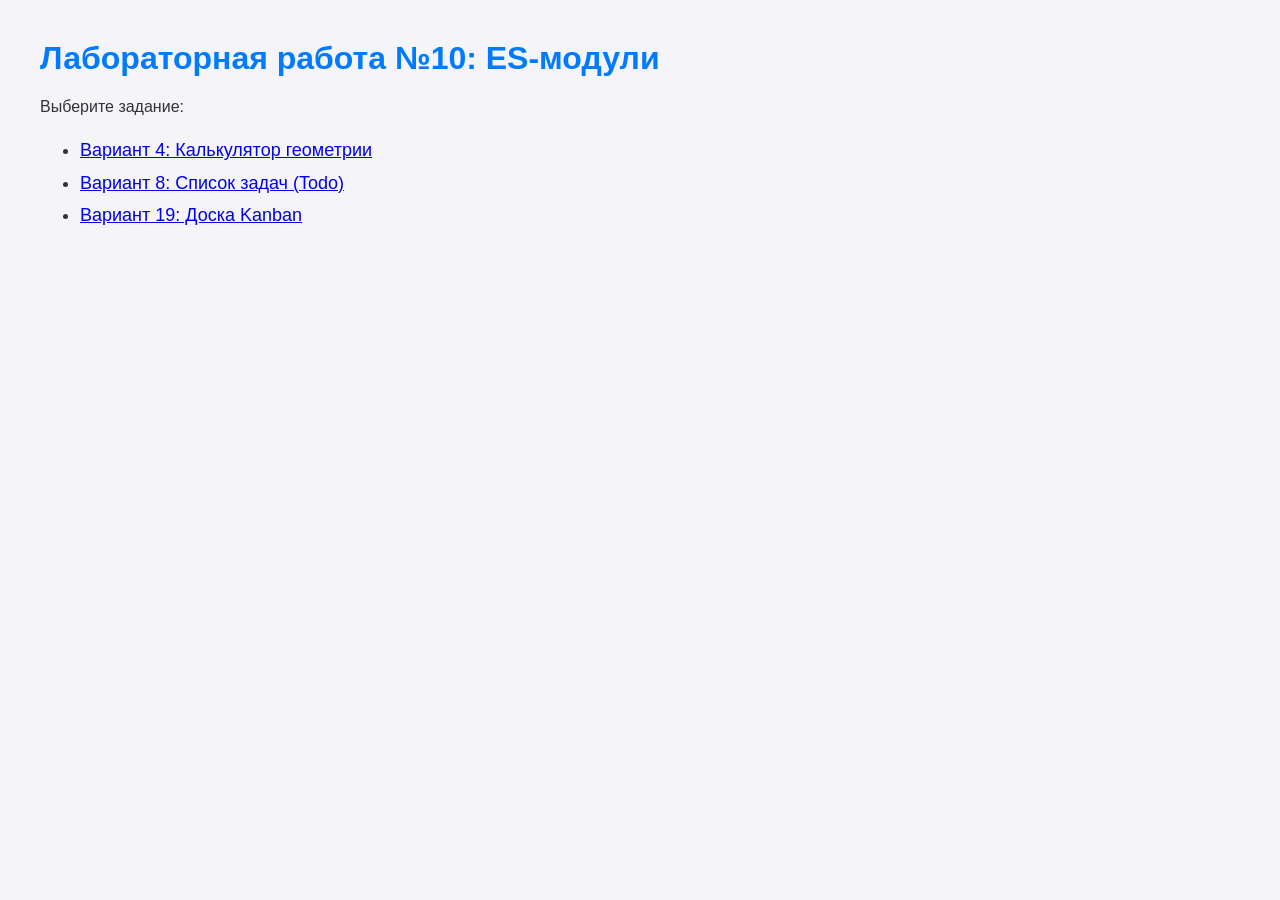
<file: Lab10/index.html>
<!DOCTYPE html>
<html lang="ru">
<head>
    <meta charset="UTF-8">
    <title>Лабораторная работа №10 - Все задания</title>
    <link rel="stylesheet" href="style.css">
</head>
<body>
    <h1>Лабораторная работа №10: ES-модули</h1>
    <p>Выберите задание:</p>
    <ul>
        <li><a href="./task4/index.html">Вариант 4: Калькулятор геометрии</a></li>
        <li><a href="./task8/index.html">Вариант 8: Список задач (Todo)</a></li>
        <li><a href="./task19/index.html">Вариант 19: Доска Kanban</a></li>
    </ul>
</body>
</html>
</file>
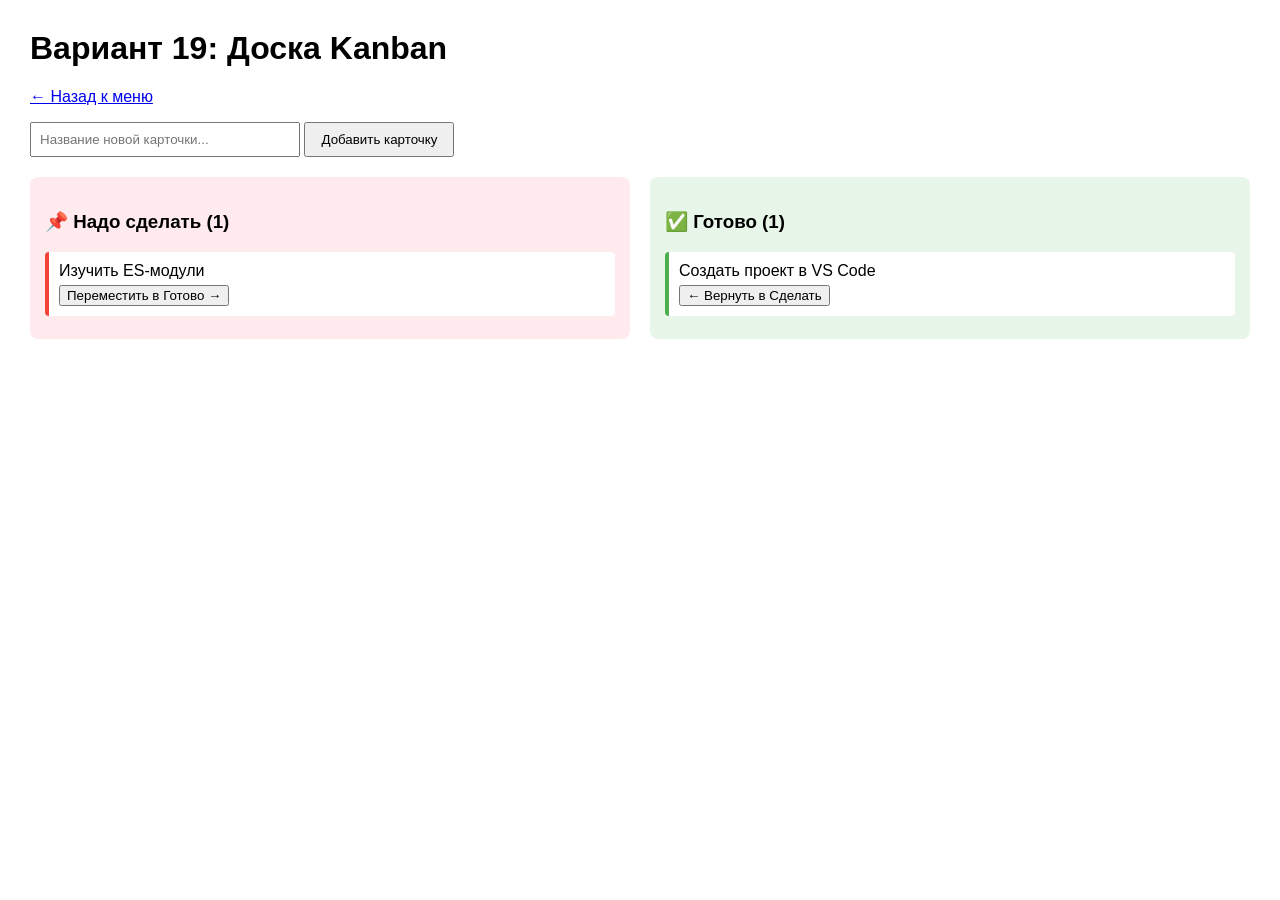
<file: Lab10/task19/index.html>
<!DOCTYPE html>
<html lang="ru">
<head>
    <meta charset="UTF-8">
    <title>Вариант 19 — Доска Kanban</title>
</head>
<body style="font-family: Arial, sans-serif; margin: 30px;">
    <h1>Вариант 19: Доска Kanban</h1>
    <p><a href="../index.html">← Назад к меню</a></p>

    <div style="margin-bottom: 20px;">
        <input id="card-input" type="text" placeholder="Название новой карточки..." style="padding: 8px; width: 250px;">
        <button id="add-card" style="padding: 8px 15px; cursor: pointer;">Добавить карточку</button>
    </div>

    <div id="board"></div>

    <script type="module" src="main.js"></script>
</body>
</html>
</file>
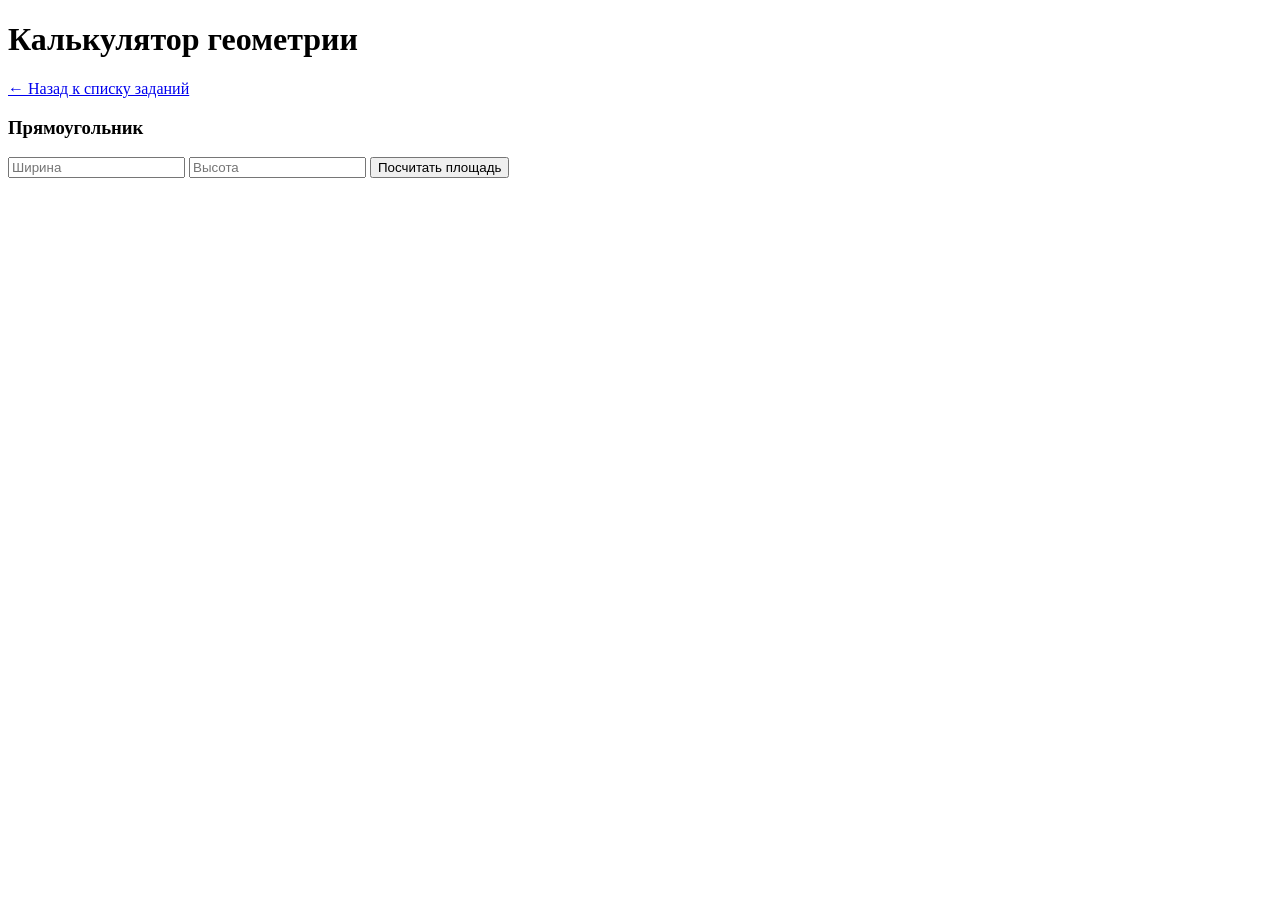
<file: Lab10/task4/index.html>
<!DOCTYPE html>
<html lang="ru">
<head>
    <meta charset="UTF-8">
    <title>Вариант 4 - Калькулятор геометрии</title>
</head>
<body>
    <h1>Калькулятор геометрии</h1>
    <p><a href="../index.html">← Назад к списку заданий</a></p>

    <h3>Прямоугольник</h3>
    <input id="w" type="number" placeholder="Ширина">
    <input id="h" type="number" placeholder="Высота">
    <button id="btn-rect">Посчитать площадь</button>

    <p id="result" style="font-weight: bold; color: green;"></p>

    <script type="module" src="main.js"></script>
</body>
</html>
</file>
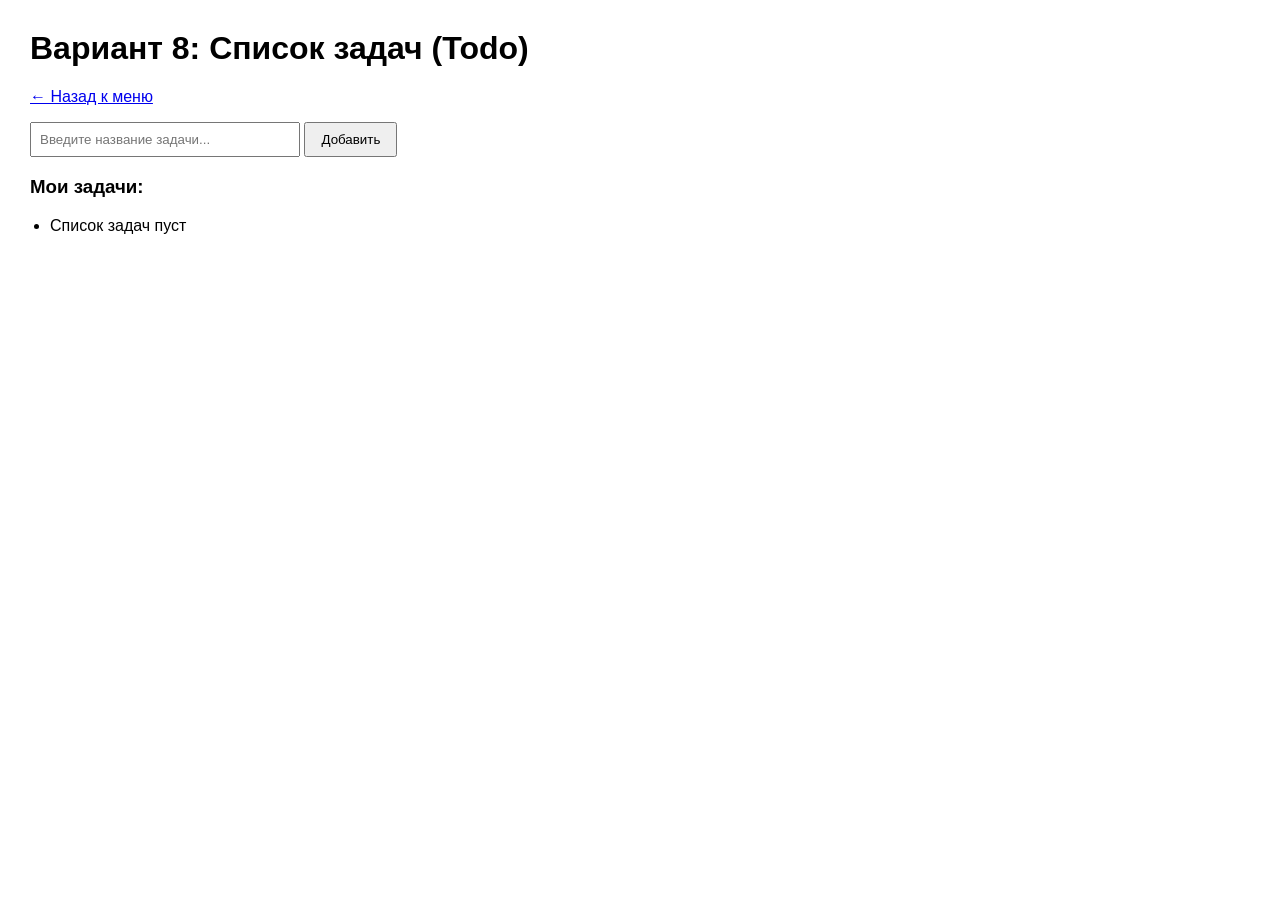
<file: Lab10/task8/index.html>
<!DOCTYPE html>
<html lang="ru">
<head>
    <meta charset="UTF-8">
    <title>Вариант 8 — Список задач</title>
</head>
<body style="font-family: Arial, sans-serif; margin: 30px;">
    <h1>Вариант 8: Список задач (Todo)</h1>
    <p><a href="../index.html">← Назад к меню</a></p>

    <div>
        <input id="task-input" type="text" placeholder="Введите название задачи..." style="padding: 8px; width: 250px;">
        <button id="add-btn" style="padding: 8px 15px; cursor: pointer;">Добавить</button>
    </div>

    <h3>Мои задачи:</h3>
    <ul id="task-list" style="padding-left: 20px;"></ul>

    <script type="module" src="main.js"></script>
</body>
</html>
</file>
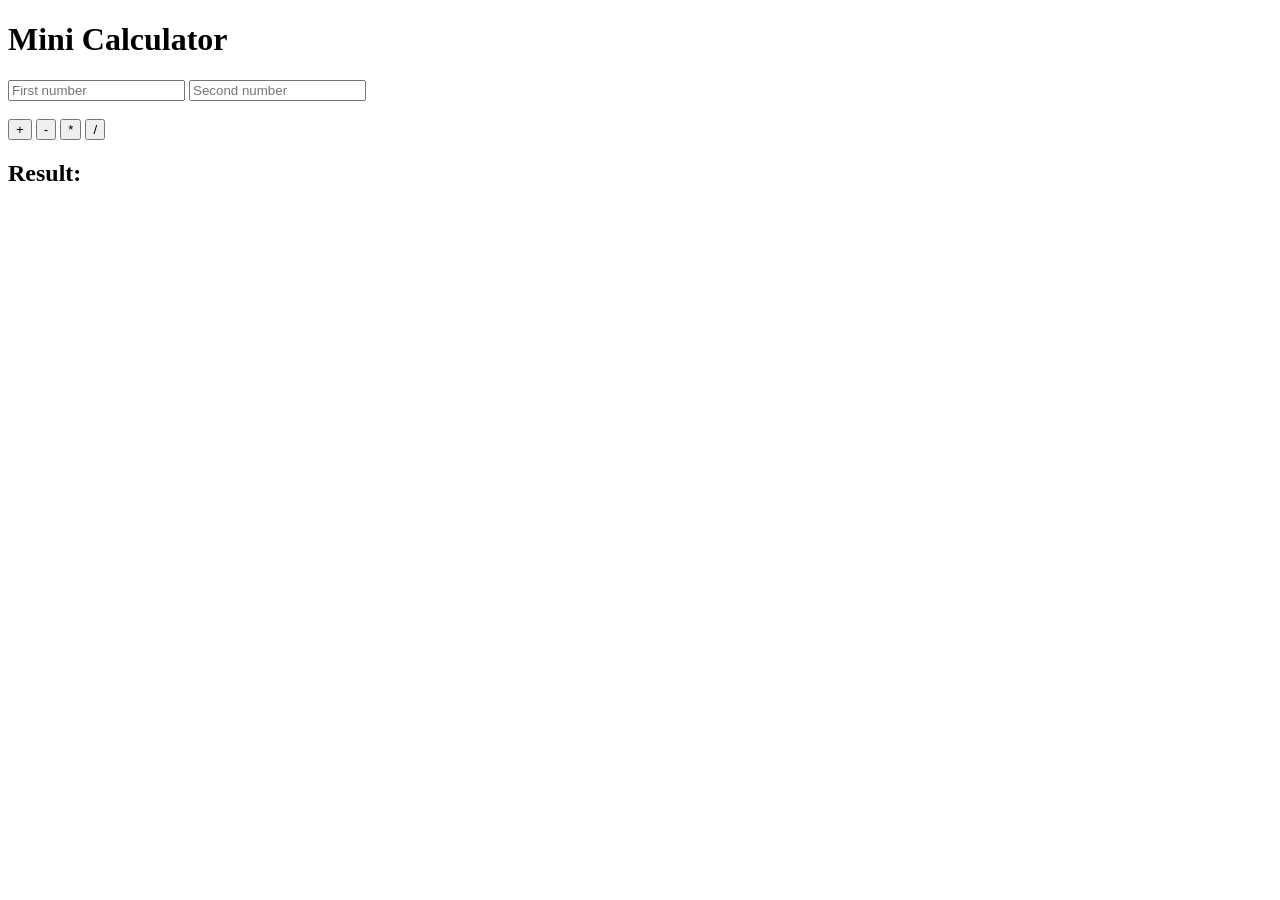
<file: Lab5/task1/index.html>
<!DOCTYPE html>
<html lang="ru">
<head>
    <meta charset="UTF-8">
    <title>Mini Calculator</title>
</head>
<body>

    <h1>Mini Calculator</h1>

    <input type="number" id="num1" placeholder="First number">
    <input type="number" id="num2" placeholder="Second number">

    <br><br>

    <button id="add">+</button>
    <button id="subtract">-</button>
    <button id="multiply">*</button>
    <button id="divide">/</button>

    <h2 id="result">Result: </h2>

    <script src="script.js"></script>
</body>
</html>
</file>
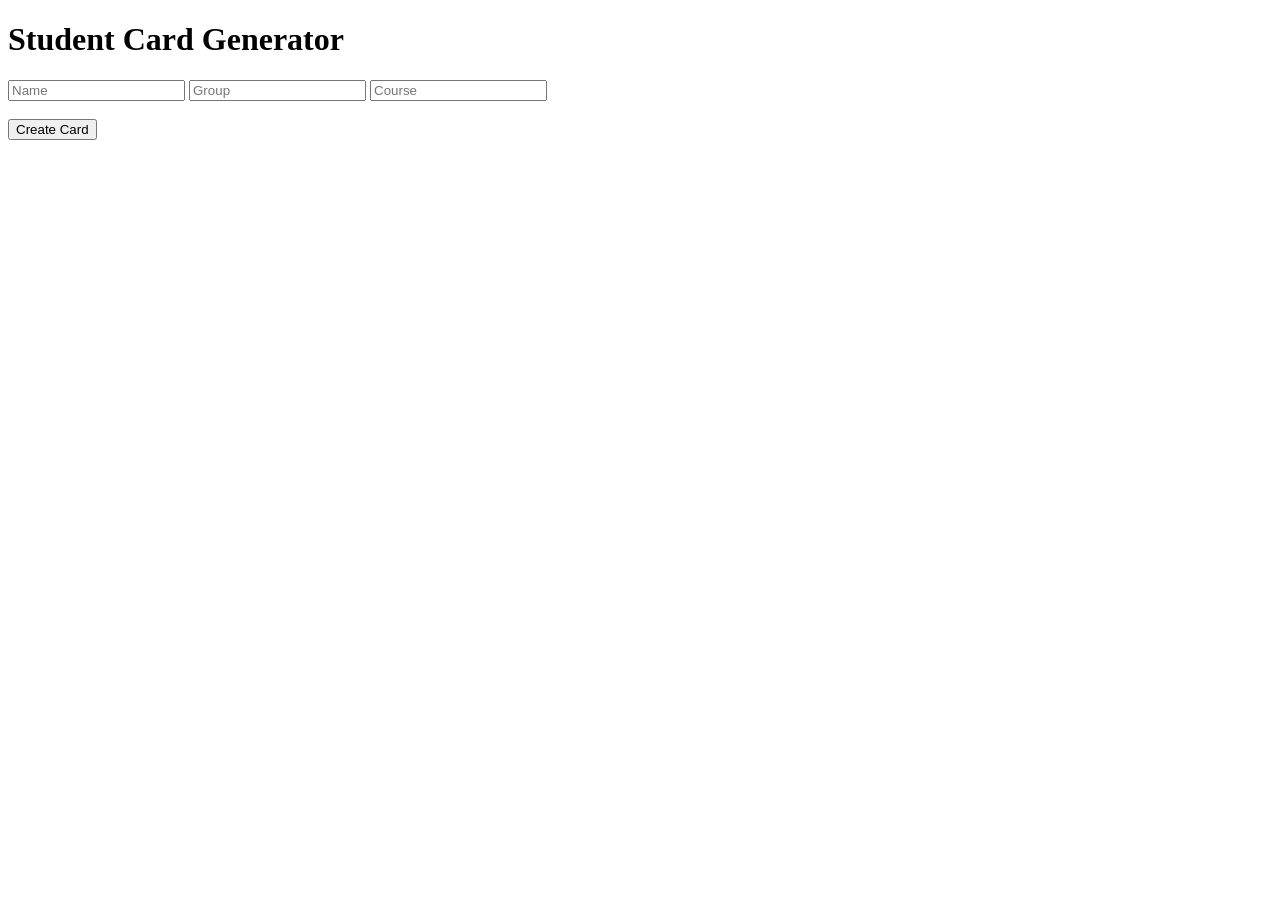
<file: Lab5/task2/index.html>
<!DOCTYPE html>
<html lang="ru">
<head>
    <meta charset="UTF-8">
    <title>Student Card</title>
</head>
<body>

    <h1>Student Card Generator</h1>

    <input type="text" id="name" placeholder="Name">
    <input type="text" id="group" placeholder="Group">
    <input type="number" id="course" placeholder="Course">

    <br><br>

    <button id="create">Create Card</button>

    <div id="card"></div>

    <script src="script.js"></script>
</body>
</html>
</file>
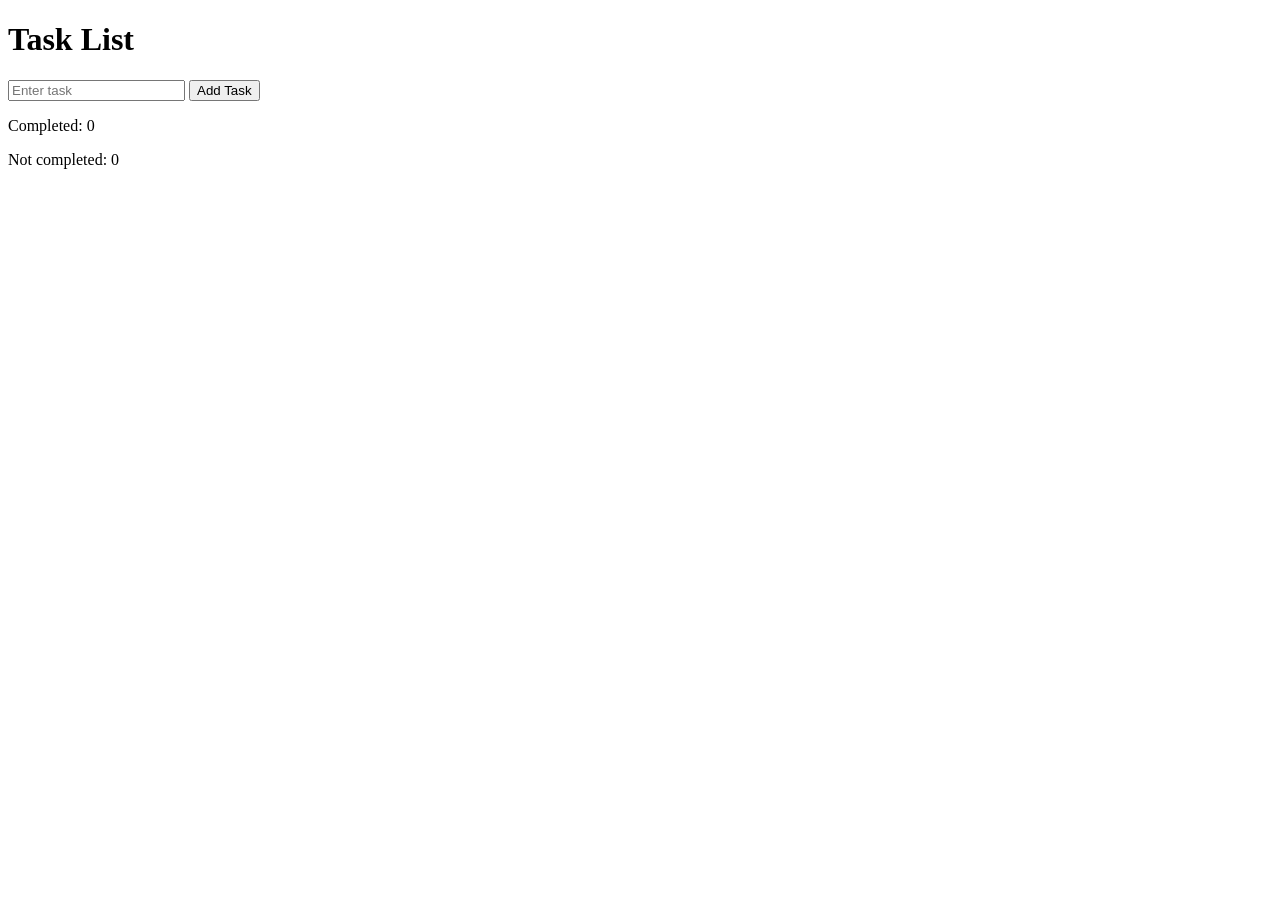
<file: Lab5/task3/index.html>
<!DOCTYPE html>
<html lang="ru">
<head>
    <meta charset="UTF-8">
    <title>Task List</title>
</head>
<body>

    <h1>Task List</h1>

    <input type="text" id="taskInput" placeholder="Enter task">
    <button id="addTask">Add Task</button>

    <ul id="taskList"></ul>

    <p>Completed: <span id="completed">0</span></p>
    <p>Not completed: <span id="notCompleted">0</span></p>

    <script src="script.js"></script>
</body>
</html>
</file>
<file: Lab10/style.css>
body { font-family: Arial, sans-serif; margin: 40px; background: #f4f4f9; color: #333; }
h1 { color: #007bff; }
ul { line-height: 1.8; font-size: 18px; }
</file>
